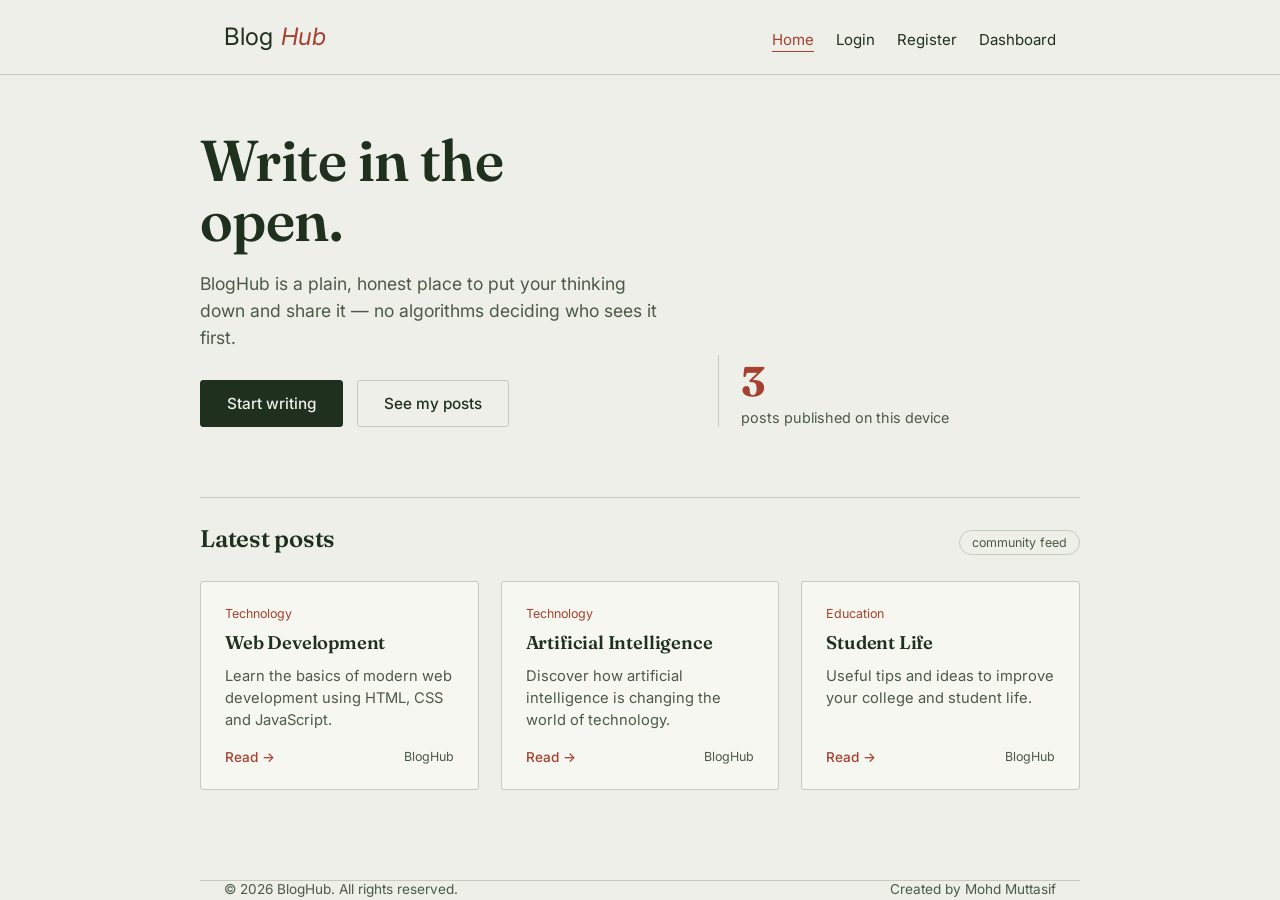
<file: index.html>
<!DOCTYPE html>
<html lang="en">
<head>
<meta charset="UTF-8">
<meta name="viewport" content="width=device-width, initial-scale=1, viewport-fit=cover">
<title>BlogHub — write in the open</title>
<link rel="preconnect" href="https://fonts.googleapis.com">
<link href="https://fonts.googleapis.com/css2?family=Fraunces:ital,opsz,wght@0,9..144,400;0,9..144,600;1,9..144,500&family=Inter:wght@400;500;600&display=swap" rel="stylesheet">
<link rel="stylesheet" href="style.css">
</head>
<body>

<header class="mast">
  <div class="wrap">
    <a href="index.html" class="brand">Blog<em>Hub</em></a>
    <nav class="links">
      <a href="index.html" class="active">Home</a>
      <a href="login.html">Login</a>
      <a href="register.html">Register</a>
      <a href="dashboard.html">Dashboard</a>
    </nav>
  </div>
</header>

<main class="wrap view">
  <div class="hero">
    <div>
      <h1>Write in the<br>open.</h1>
      <p class="lede">BlogHub is a plain, honest place to put your thinking down and share it — no algorithms deciding who sees it first.</p>
      <div style="margin-top:28px;display:flex;gap:14px">
        <a href="create-blog.html" class="btn">Start writing</a>
        <a href="dashboard.html" class="btn ghost">See my posts</a>
      </div>
    </div>
    <div class="num"><b id="homeCount">0</b><span>posts published on this device</span></div>
  </div>

  <div class="section-head"><h2>Latest posts</h2><span class="pill">community feed</span></div>
  <div id="homeFeed" class="grid"></div>
</main>

<footer class="wrap"><span>© 2026 BlogHub. All rights reserved.</span><span>Created by Mohd Muttasif</span></footer>

<script src="app.js"></script>
<script>
const posts = loadPosts();
document.getElementById('homeCount').textContent = posts.length;
document.getElementById('homeFeed').innerHTML = posts.length
  ? posts.map(p=>renderCard(p,false)).join('')
  : '<p class="empty">No posts yet — be the first to write one.</p>';
</script>
</body>
</html>
</file>
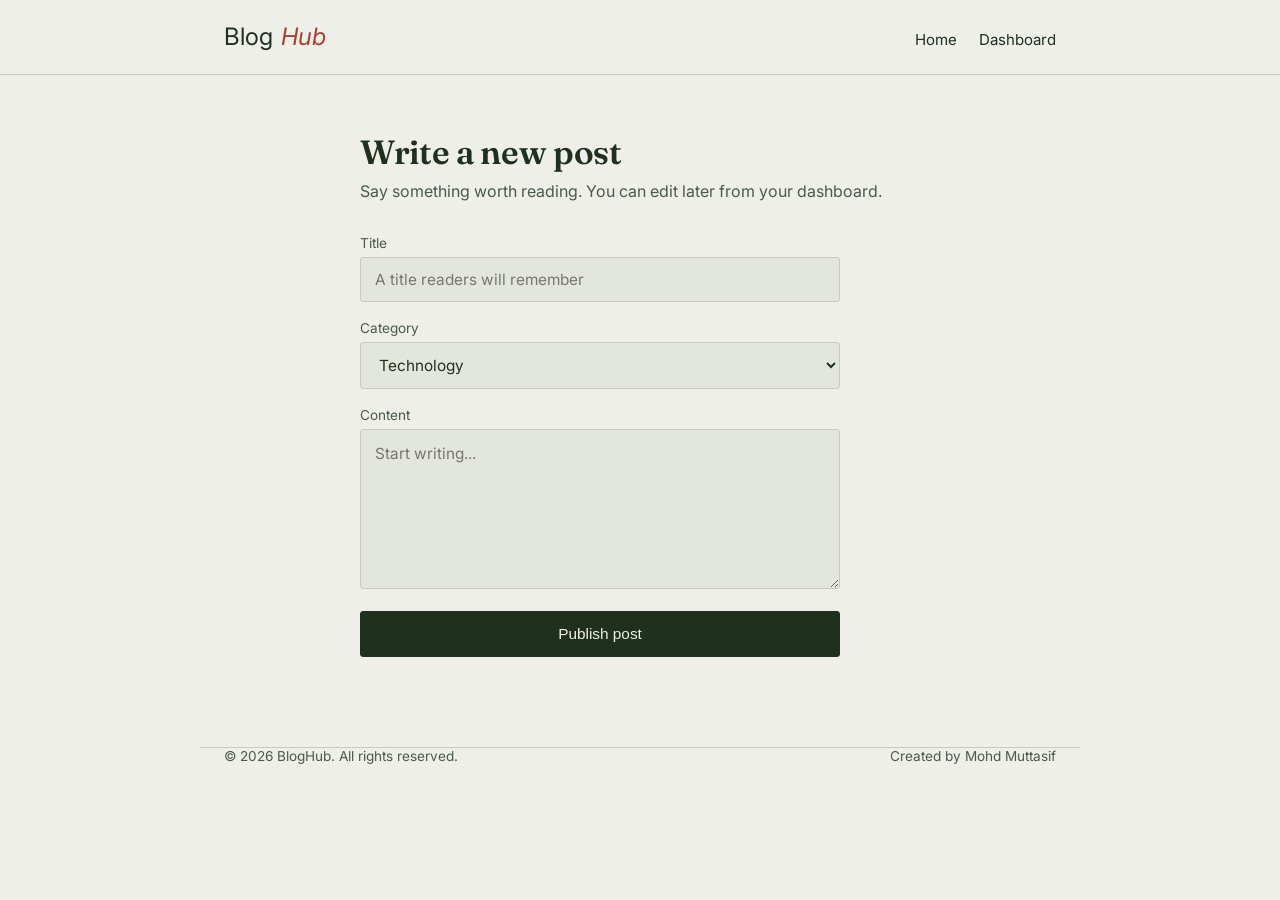
<file: create-blog.html>
<!DOCTYPE html>
<html lang="en">
<head>
<meta charset="UTF-8">
<meta name="viewport" content="width=device-width, initial-scale=1, viewport-fit=cover">
<title>BlogHub — Create Blog</title>
<link rel="preconnect" href="https://fonts.googleapis.com">
<link href="https://fonts.googleapis.com/css2?family=Fraunces:ital,opsz,wght@0,9..144,400;0,9..144,600;1,9..144,500&family=Inter:wght@400;500;600&display=swap" rel="stylesheet">
<link rel="stylesheet" href="style.css">
</head>
<body>

<header class="mast">
  <div class="wrap">
    <a href="index.html" class="brand">Blog<em>Hub</em></a>
    <nav class="links">
      <a href="index.html">Home</a>
      <a href="dashboard.html">Dashboard</a>
    </nav>
  </div>
</header>

<main class="wrap view">
  <div style="max-width:560px;margin:0 auto">
    <h2 style="font-size:2.1rem;margin-bottom:8px">Write a new post</h2>
    <p style="color:var(--ink-soft);margin:0 0 34px">Say something worth reading. You can edit later from your dashboard.</p>
    <form id="blogForm">
      <div class="field"><label for="cb-title">Title</label><input type="text" id="cb-title" required placeholder="A title readers will remember"></div>
      <div class="field"><label for="cb-cat">Category</label>
        <select id="cb-cat">
          <option>Technology</option><option>Education</option><option>Travel</option><option>Lifestyle</option><option>Other</option>
        </select>
      </div>
      <div class="field"><label for="cb-content">Content</label><textarea id="cb-content" required placeholder="Start writing..."></textarea></div>
      <button type="submit" class="btn" style="width:100%">Publish post</button>
    </form>
  </div>
</main>

<footer class="wrap"><span>© 2026 BlogHub. All rights reserved.</span><span>Created by Mohd Muttasif</span></footer>

<script src="app.js"></script>
<script>
document.getElementById('blogForm').addEventListener('submit', e=>{
  e.preventDefault();
  const title = document.getElementById('cb-title').value.trim();
  const category = document.getElementById('cb-cat').value;
  const content = document.getElementById('cb-content').value.trim();
  if(!title||!content) return;
  const posts = loadPosts();
  posts.unshift({id:'p'+Date.now(), title, category, content});
  savePosts(posts);
  alert('Blog published successfully!');
  window.location.href = 'dashboard.html';
});
</script>
</body>
</html>
</file>
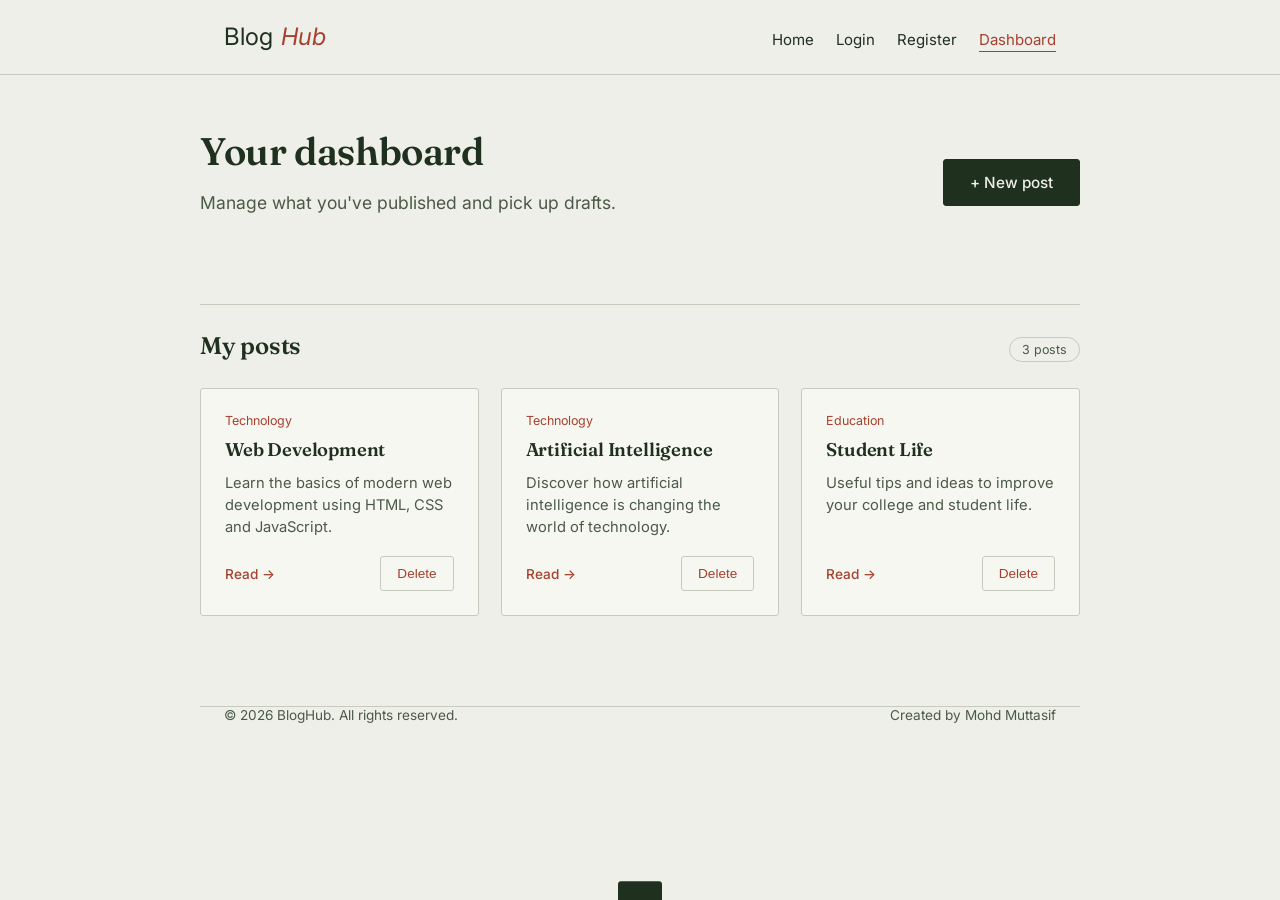
<file: dashboard.html>
<!DOCTYPE html>
<html lang="en">
<head>
<meta charset="UTF-8">
<meta name="viewport" content="width=device-width, initial-scale=1, viewport-fit=cover">
<title>BlogHub — Dashboard</title>
<link rel="preconnect" href="https://fonts.googleapis.com">
<link href="https://fonts.googleapis.com/css2?family=Fraunces:ital,opsz,wght@0,9..144,400;0,9..144,600;1,9..144,500&family=Inter:wght@400;500;600&display=swap" rel="stylesheet">
<link rel="stylesheet" href="style.css">
</head>
<body>

<header class="mast">
  <div class="wrap">
    <a href="index.html" class="brand">Blog<em>Hub</em></a>
    <nav class="links">
      <a href="index.html">Home</a>
      <a href="login.html">Login</a>
      <a href="register.html">Register</a>
      <a href="dashboard.html" class="active">Dashboard</a>
    </nav>
  </div>
</header>

<main class="wrap view">
  <div class="hero" style="align-items:center">
    <div>
      <h1 style="font-size:2.4rem">Your dashboard</h1>
      <p class="lede">Manage what you've published and pick up drafts.</p>
    </div>
    <div style="text-align:right"><a href="create-blog.html" class="btn">+ New post</a></div>
  </div>
  <div class="section-head"><h2>My posts</h2><span class="pill" id="dashCountPill">0 posts</span></div>
  <div id="dashFeed" class="grid"></div>
</main>

<footer class="wrap"><span>© 2026 BlogHub. All rights reserved.</span><span>Created by Mohd Muttasif</span></footer>
<div class="toast" id="toast"></div>

<script src="app.js"></script>
<script>
let posts = loadPosts();
function render(){
  document.getElementById('dashCountPill').textContent = posts.length + (posts.length===1?' post':' posts');
  const dash = document.getElementById('dashFeed');
  dash.innerHTML = posts.length
    ? posts.map(p=>renderCard(p,true)).join('')
    : '<p class="empty">Nothing here yet. <a href="create-blog.html" style="color:var(--brick)">Write your first post →</a></p>';
  wireDelete(dash, posts, updated=>{ posts = updated; render(); showToast('Post deleted'); });
}
render();
</script>
</body>
</html>
</file>
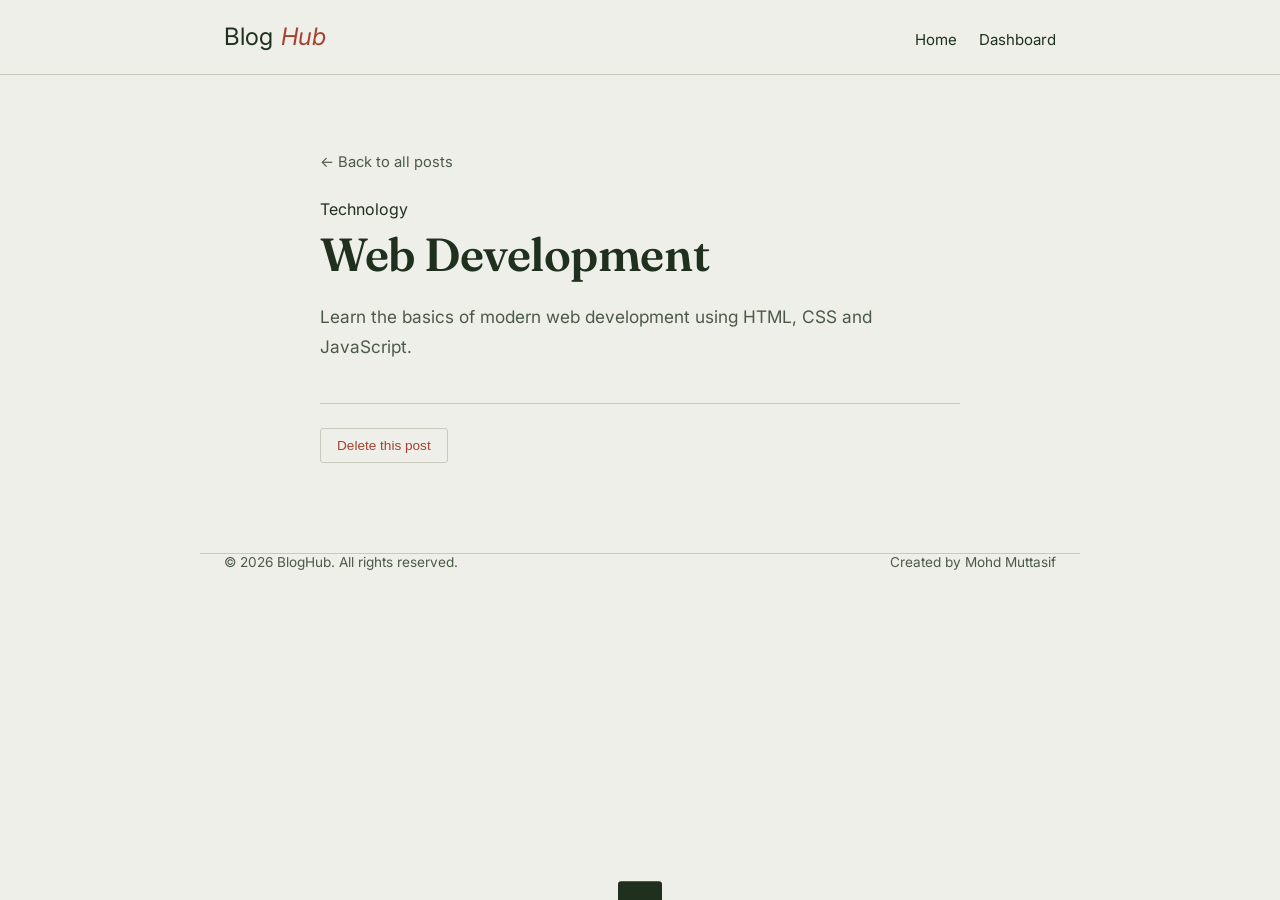
<file: post.html>
<!DOCTYPE html>
<html lang="en">
<head>
<meta charset="UTF-8">
<meta name="viewport" content="width=device-width, initial-scale=1, viewport-fit=cover">
<title>BlogHub — Post</title>
<link rel="preconnect" href="https://fonts.googleapis.com">
<link href="https://fonts.googleapis.com/css2?family=Fraunces:ital,opsz,wght@0,9..144,400;0,9..144,600;1,9..144,500&family=Inter:wght@400;500;600&display=swap" rel="stylesheet">
<link rel="stylesheet" href="style.css">
</head>
<body>

<header class="mast">
  <div class="wrap">
    <a href="index.html" class="brand">Blog<em>Hub</em></a>
    <nav class="links">
      <a href="index.html">Home</a>
      <a href="dashboard.html">Dashboard</a>
    </nav>
  </div>
</header>

<main class="wrap view">
  <div style="max-width:640px;margin:0 auto">
    <a href="index.html" class="switch" style="display:inline-block;margin-bottom:28px">← Back to all posts</a>
    <div class="cat" id="postCat" style="margin-bottom:10px"></div>
    <h1 id="postTitle" style="font-size:clamp(2rem,4.5vw,2.9rem);line-height:1.1;margin-bottom:22px"></h1>
    <div id="postBody" style="font-size:1.08rem;line-height:1.75;color:var(--ink-soft);white-space:pre-wrap"></div>
    <div id="postActions" style="margin-top:40px;padding-top:24px;border-top:1px solid var(--line)"></div>
  </div>
</main>

<footer class="wrap"><span>© 2026 BlogHub. All rights reserved.</span><span>Created by Mohd Muttasif</span></footer>
<div class="toast" id="toast"></div>

<script src="app.js"></script>
<script>
const id = new URLSearchParams(location.search).get('id');
let posts = loadPosts();
const p = posts.find(x=>x.id===id) || posts[0];
if(p){
  document.getElementById('postCat').textContent = p.category;
  document.getElementById('postTitle').textContent = p.title;
  document.getElementById('postBody').textContent = p.content;
  document.getElementById('postActions').innerHTML = `<button class="btn danger" data-del="${p.id}">Delete this post</button>`;
  wireDelete(document.getElementById('postActions'), posts, updated=>{
    showToast('Post deleted');
    setTimeout(()=>window.location.href='dashboard.html', 500);
  });
} else {
  document.querySelector('main .wrap').innerHTML = '<p class="empty">Post not found.</p>';
}
</script>
</body>
</html>
</file>
<file: style.css>
:root{
  --paper:#EDEFE8; --paper-2:#E3E6DC; --ink:#20301F; --ink-soft:#4B5A47;
  --brick:#A6402F; --brick-dark:#84301F; --line:#C7CBBD; --card:#F6F7F1;
  box-sizing:border-box;
  padding-top:env(safe-area-inset-top,0px); padding-bottom:env(safe-area-inset-bottom,0px);
}
@media (prefers-color-scheme: dark){
  :root:not([data-theme="light"]){
    --paper:#1B2119; --paper-2:#222A1F; --ink:#EDEFE8; --ink-soft:#B7BFAF;
    --brick:#E2745F; --brick-dark:#F2967F; --line:#3A4235; --card:#232B20;
  }
}
:root[data-theme="dark"]{
  --paper:#1B2119; --paper-2:#222A1F; --ink:#EDEFE8; --ink-soft:#B7BFAF;
  --brick:#E2745F; --brick-dark:#F2967F; --line:#3A4235; --card:#232B20;
}
*{box-sizing:border-box}
html{scroll-padding-top:env(safe-area-inset-top,0px)}
body{margin:0;background:var(--paper);color:var(--ink);font-family:Inter,system-ui,sans-serif;-webkit-font-smoothing:antialiased;}
h1,h2,h3{font-family:Fraunces,Georgia,serif;font-weight:600;margin:0;letter-spacing:-.01em;}
a{color:inherit;text-decoration:none}
.wrap{max-width:880px;margin:0 auto;padding:0 24px}
.mast{border-bottom:1px solid var(--line);padding:22px 0;}
.mast .wrap{display:flex;justify-content:space-between;align-items:baseline;gap:16px;flex-wrap:wrap}
.brand{font-size:1.5rem;display:flex;align-items:baseline;gap:8px}
.brand em{font-style:italic;color:var(--brick)}
nav.links{display:flex;gap:22px;font-size:.94rem;align-items:baseline}
nav.links a{border-bottom:1px solid transparent;padding-bottom:2px;transition:border-color .15s}
nav.links a:hover{border-color:var(--brick)}
nav.links a.active{color:var(--brick);border-color:var(--brick)}
main.view{display:block;padding:56px 0 90px;animation:fade .35s ease}
@keyframes fade{from{opacity:0;transform:translateY(6px)}to{opacity:1;transform:none}}
.hero{display:grid;grid-template-columns:1.3fr 1fr;gap:48px;align-items:end;}
.hero h1{font-size:clamp(2.4rem,5vw,3.6rem);line-height:1.05}
.hero p.lede{margin-top:18px;font-size:1.1rem;color:var(--ink-soft);max-width:46ch;line-height:1.55}
.hero .num{border-left:1px solid var(--line);padding-left:22px}
.hero .num b{font-family:Fraunces,serif;font-size:2.6rem;display:block;color:var(--brick)}
.hero .num span{color:var(--ink-soft);font-size:.9rem}
.btn{display:inline-block;background:var(--ink);color:var(--paper);padding:13px 26px;border-radius:3px;font-weight:500;border:1px solid var(--ink);cursor:pointer;font-size:.96rem}
.btn:hover{background:var(--brick);border-color:var(--brick)}
.btn.ghost{background:transparent;color:var(--ink);border:1px solid var(--line)}
.btn.ghost:hover{border-color:var(--brick);color:var(--brick)}
.btn.danger{background:transparent;border:1px solid var(--line);color:var(--brick);padding:9px 16px;font-size:.85rem;border-radius:3px}
.btn.danger:hover{background:var(--brick);color:var(--card)}
.section-head{display:flex;justify-content:space-between;align-items:baseline;margin:70px 0 26px;border-top:1px solid var(--line);padding-top:26px}
.section-head h2{font-size:1.5rem}
.grid{display:grid;grid-template-columns:repeat(auto-fill,minmax(230px,1fr));gap:22px}
.card{background:var(--card);border:1px solid var(--line);padding:24px;border-radius:3px;display:flex;flex-direction:column;gap:10px}
.card .cat{font-size:.78rem;color:var(--brick)}
.card h3{font-size:1.15rem;line-height:1.3}
.card p{color:var(--ink-soft);font-size:.92rem;line-height:1.5;flex:1;margin:0}
.card .meta{display:flex;justify-content:space-between;align-items:center;margin-top:8px}
.card .meta small{color:var(--ink-soft);font-size:.78rem}
.empty{color:var(--ink-soft);font-style:italic;padding:20px 0}
form{max-width:480px}
.auth-shell{max-width:420px;margin:0 auto;text-align:center}
.auth-shell h2{font-size:2rem;margin-bottom:6px}
.auth-shell p.sub{color:var(--ink-soft);margin:0 0 32px}
.field{margin-bottom:18px;text-align:left}
.field label{display:block;font-size:.85rem;color:var(--ink-soft);margin-bottom:6px}
.field input,.field select,.field textarea{width:100%;padding:12px 14px;border:1px solid var(--line);border-radius:3px;background:var(--paper-2);color:var(--ink);font-family:inherit;font-size:.96rem}
.field input:focus,.field select:focus,.field textarea:focus{outline:2px solid var(--brick);outline-offset:1px}
.field textarea{resize:vertical;min-height:160px;line-height:1.5}
.switch{margin-top:22px;font-size:.92rem;color:var(--ink-soft)}
.switch a{color:var(--brick);font-weight:500}
.toast{position:fixed;bottom:24px;left:50%;transform:translateX(-50%) translateY(120%);background:var(--ink);color:var(--paper);padding:13px 22px;border-radius:3px;font-size:.9rem;transition:transform .3s ease;z-index:50}
.toast.show{transform:translateX(-50%) translateY(0)}
footer{border-top:1px solid var(--line);padding:26px 0;color:var(--ink-soft);font-size:.85rem;display:flex;justify-content:space-between;flex-wrap:wrap;gap:8px}
.pill{border:1px solid var(--line);border-radius:20px;padding:4px 12px;font-size:.78rem;color:var(--ink-soft)}
@media(max-width:680px){.hero{grid-template-columns:1fr}.hero .num{border-left:none;border-top:1px solid var(--line);padding-left:0;padding-top:18px}}
</file>
